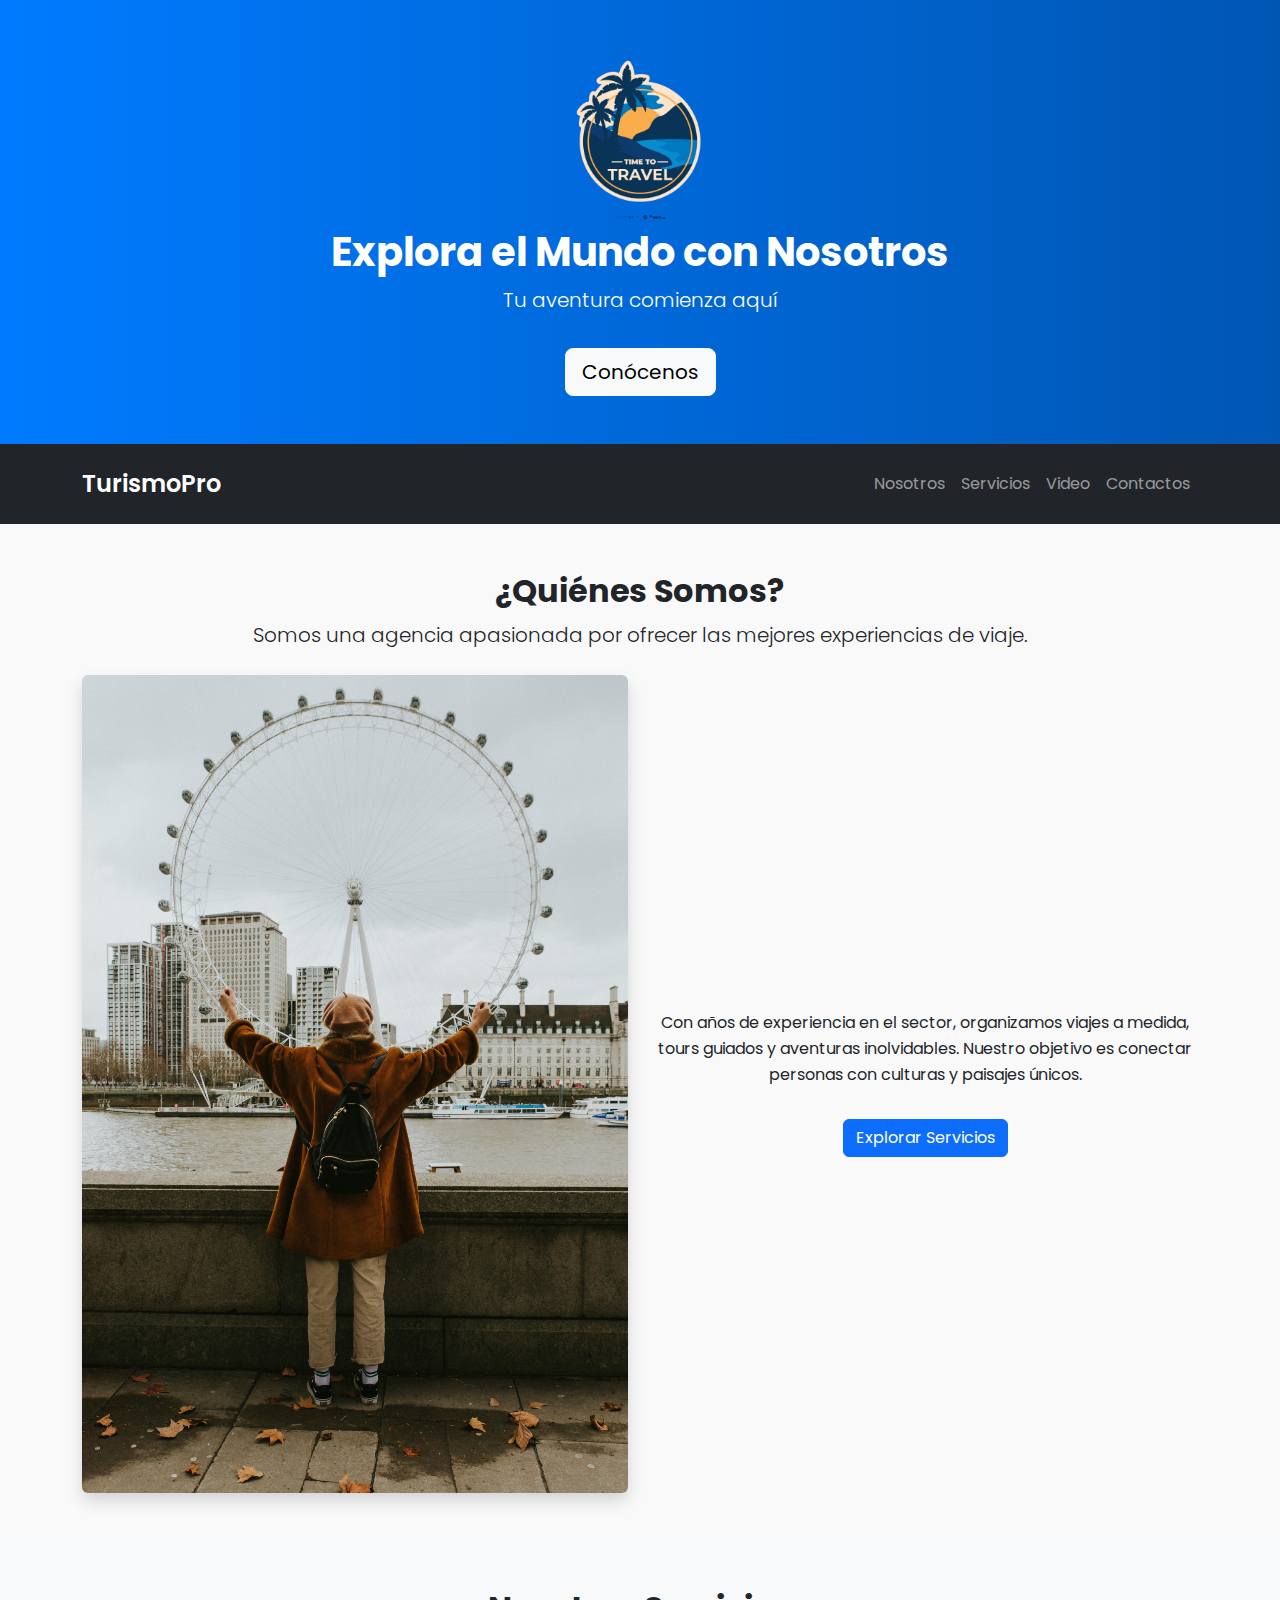
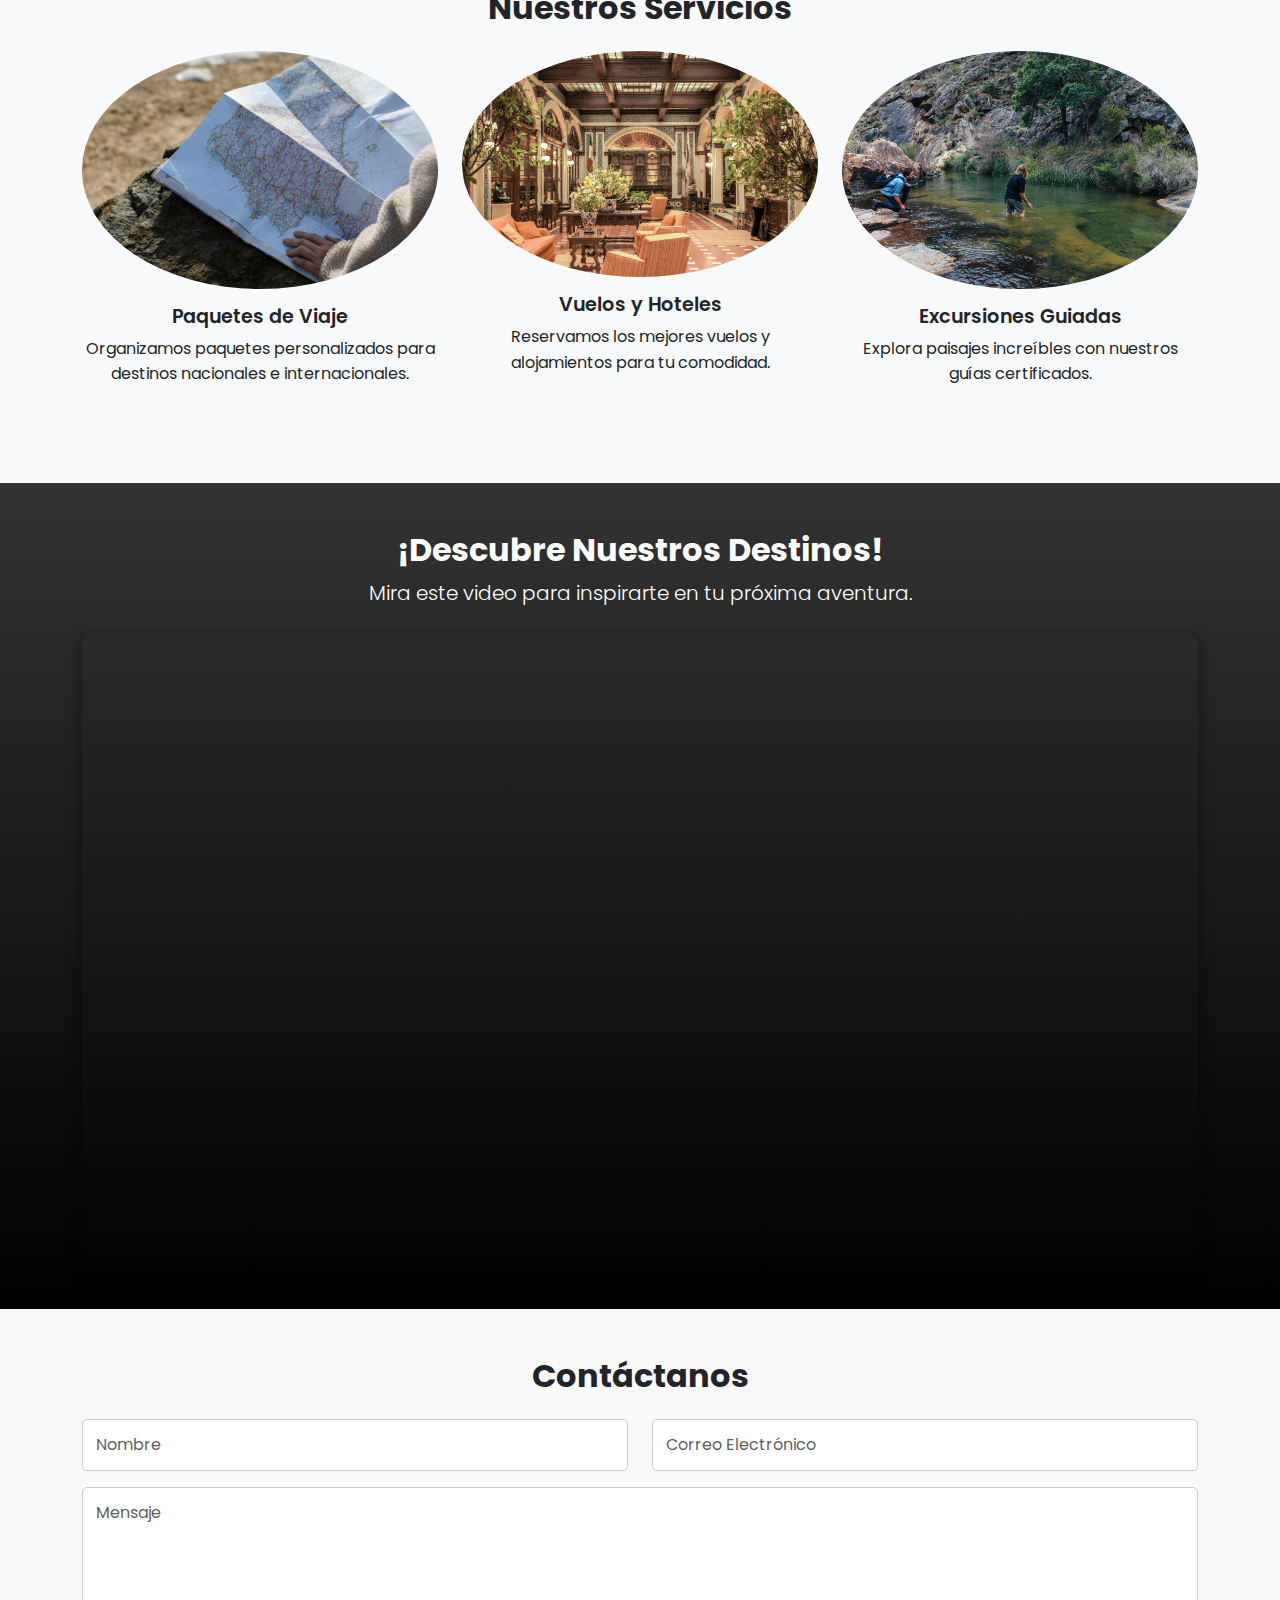
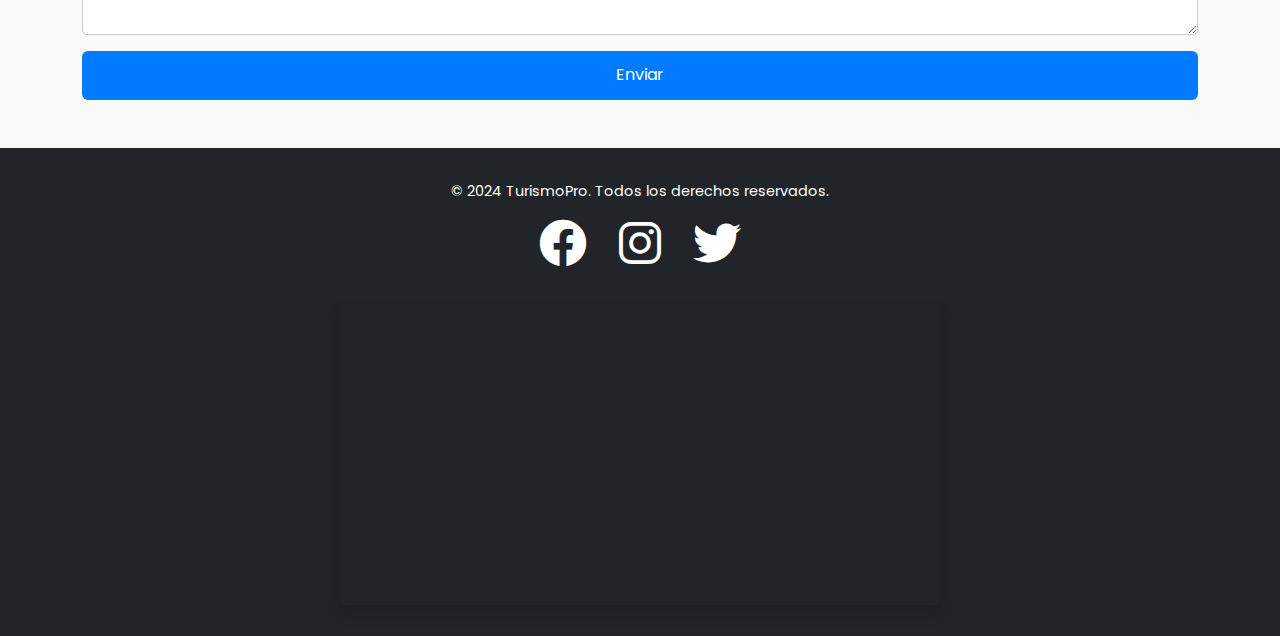
<file: NRC#1820_Jesus_CarranzaEVF/index.html>
<!DOCTYPE html>
<html lang="en">
<head>
    <meta charset="UTF-8">
    <meta name="viewport" content="width=device-width, initial-scale=1.0">
    <title>Agencia de Turismo</title>
    <!-- Google Fonts -->
    <link href="https://fonts.googleapis.com/css2?family=Poppins:wght@400;600&display=swap" rel="stylesheet">
    <!-- Bootstrap CSS -->
    <link href="https://cdn.jsdelivr.net/npm/bootstrap@5.3.0-alpha3/dist/css/bootstrap.min.css" rel="stylesheet">
    <!-- Font Awesome -->
    <link href="https://cdnjs.cloudflare.com/ajax/libs/font-awesome/6.0.0/css/all.min.css" rel="stylesheet">
    <!-- Custom CSS -->
    <link rel="stylesheet" href="css/styles.css">
    <link rel="stylesheet" href="https://cdnjs.cloudflare.com/ajax/libs/font-awesome/6.7.1/css/all.min.css" integrity="sha512-5Hs3dF2AEPkpNAR7UiOHba+lRSJNeM2ECkwxUIxC1Q/FLycGTbNapWXB4tP889k5T5Ju8fs4b1P5z/iB4nMfSQ==" crossorigin="anonymous" referrerpolicy="no-referrer" />
</head>
<body>

<!-- Header -->
<header class="bg-primary text-white text-center py-5">
    <img src="img/logo.png" alt="">
    <div class="container">
        <h1 class="fw-bold">Explora el Mundo con Nosotros</h1>
        <p class="lead">Tu aventura comienza aquí</p>
        <a href="#about" class="btn btn-light btn-lg mt-3">Conócenos</a>
    </div>
</header>

<!-- Navbar -->
<nav class="navbar navbar-expand-lg navbar-dark bg-dark sticky-top">
    <div class="container">
        <a class="navbar-brand" href="#">TurismoPro</a>
        <button class="navbar-toggler" type="button" data-bs-toggle="collapse" data-bs-target="#navbarNav">
            <span class="navbar-toggler-icon"></span>
        </button>
        <div class="collapse navbar-collapse" id="navbarNav">
            <ul class="navbar-nav ms-auto">
                <li class="nav-item"><a class="nav-link" href="nosotros.html">Nosotros</a></li>
                <li class="nav-item"><a class="nav-link" href="servicio.html">Servicios</a></li>
                <li class="nav-item"><a class="nav-link" href="#video">Video</a></li>
                <li class="nav-item"><a class="nav-link" href="contacto.html">Contactos</a></li>
            </ul>
        </div>
    </div>
</nav>

<!-- About Section -->
<section id="about" class="py-5">
    <div class="container text-center">
        <h2 class="fw-bold">¿Quiénes Somos?</h2>
        <p class="lead">Somos una agencia apasionada por ofrecer las mejores experiencias de viaje.</p>
        <div class="row align-items-center mt-4">
            <div class="col-md-6">
                <img src="img/pexels-alessio-cesario-975080-1906879.jpg" class="img-fluid rounded shadow" alt="Acerca de nosotros">
            </div>
            <div class="col-md-6">
                <p>Con años de experiencia en el sector, organizamos viajes a medida, tours guiados y aventuras inolvidables. Nuestro objetivo es conectar personas con culturas y paisajes únicos.</p>
                <a href="#services" class="btn btn-primary mt-3">Explorar Servicios</a>
            </div>
        </div>
    </div>
</section>

<!-- Services Section -->
<section id="services" class="bg-light py-5">
    <div class="container">
        <h2 class="text-center fw-bold mb-4">Nuestros Servicios</h2>
        <div class="row text-center">
            <div class="col-md-4">
                <img src="img/pexels-marina-zasorina-7634707.jpg" class="img-fluid mb-3 rounded-circle" alt="Paquetes de viaje">
                <h4>Paquetes de Viaje</h4>
                <p>Organizamos paquetes personalizados para destinos nacionales e internacionales.</p>
            </div>
            <div class="col-md-4">
                <img src="img/pexels-osho-1001965.jpg" class="img-fluid mb-3 rounded-circle" alt="Vuelos y Hoteles">
                <h4>Vuelos y Hoteles</h4>
                <p>Reservamos los mejores vuelos y alojamientos para tu comodidad.</p>
            </div>
            <div class="col-md-4">
                <img src="img/pexels-rachel-claire-5864355.jpg" class="img-fluid mb-3 rounded-circle" alt="Excursiones Guiadas">
                <h4>Excursiones Guiadas</h4>
                <p>Explora paisajes increíbles con nuestros guías certificados.</p>
            </div>
        </div>
    </div>
</section>

<!-- Video Section -->
<section id="video" class="py-5 text-center bg-dark text-white">
    <div class="container">
        <h2 class="fw-bold">¡Descubre Nuestros Destinos!</h2>
        <p class="lead">Mira este video para inspirarte en tu próxima aventura.</p>
        <div class="ratio ratio-16x9 mt-4">
            <iframe width="560" height="315" src="https://www.youtube.com/embed/8KqtMZRRyEc?si=R6Cum43gwJubbWCl" title="YouTube video player" frameborder="0" allow="accelerometer; autoplay; clipboard-write; encrypted-media; gyroscope; picture-in-picture; web-share" referrerpolicy="strict-origin-when-cross-origin" allowfullscreen></iframe>
        </div>
    </div>
</section>

<!-- Contact Section -->
<section id="contact" class="py-5">
    <div class="container">
        <h2 class="text-center fw-bold mb-4">Contáctanos</h2>
        <form>
            <div class="row">
                <div class="col-md-6 mb-3">
                    <input type="text" class="form-control" placeholder="Nombre" required>
                </div>
                <div class="col-md-6 mb-3">
                    <input type="email" class="form-control" placeholder="Correo Electrónico" required>
                </div>
            </div>
            <textarea class="form-control mb-3" rows="5" placeholder="Mensaje"></textarea>
            <button type="submit" class="btn btn-primary w-100">Enviar</button>
        </form>
    </div>
</section>

<!-- Footer Mejorado -->
<footer class="bg-dark text-white py-4">
    <div class="container text-center">
        <p>&copy; 2024 TurismoPro. Todos los derechos reservados.</p>
        <ul class="list-unstyled d-flex justify-content-center mb-3">
            <li><a href="#" class="text-white mx-2"><i class="fab fa-facebook fa-2x"></i></a></li>
            <li><a href="#" class="text-white mx-2"><i class="fab fa-instagram fa-2x"></i></a></li>
            <li><a href="#" class="text-white mx-2"><i class="fab fa-twitter fa-2x"></i></a></li>
        </ul>
        <iframe src="https://www.google.com/maps/embed?pb=" 
                style="border:0;" allowfullscreen="" loading="lazy" class="rounded shadow"></iframe>
    </div>
</footer>

<!-- Bootstrap JS -->
<script src="https://cdn.jsdelivr.net/npm/bootstrap@5.3.0-alpha3/dist/js/bootstrap.bundle.min.js"></script>
<!-- jQuery -->
<script src="https://code.jquery.com/jquery-3.6.4.min.js"></script>
</body>
</html>
</file>
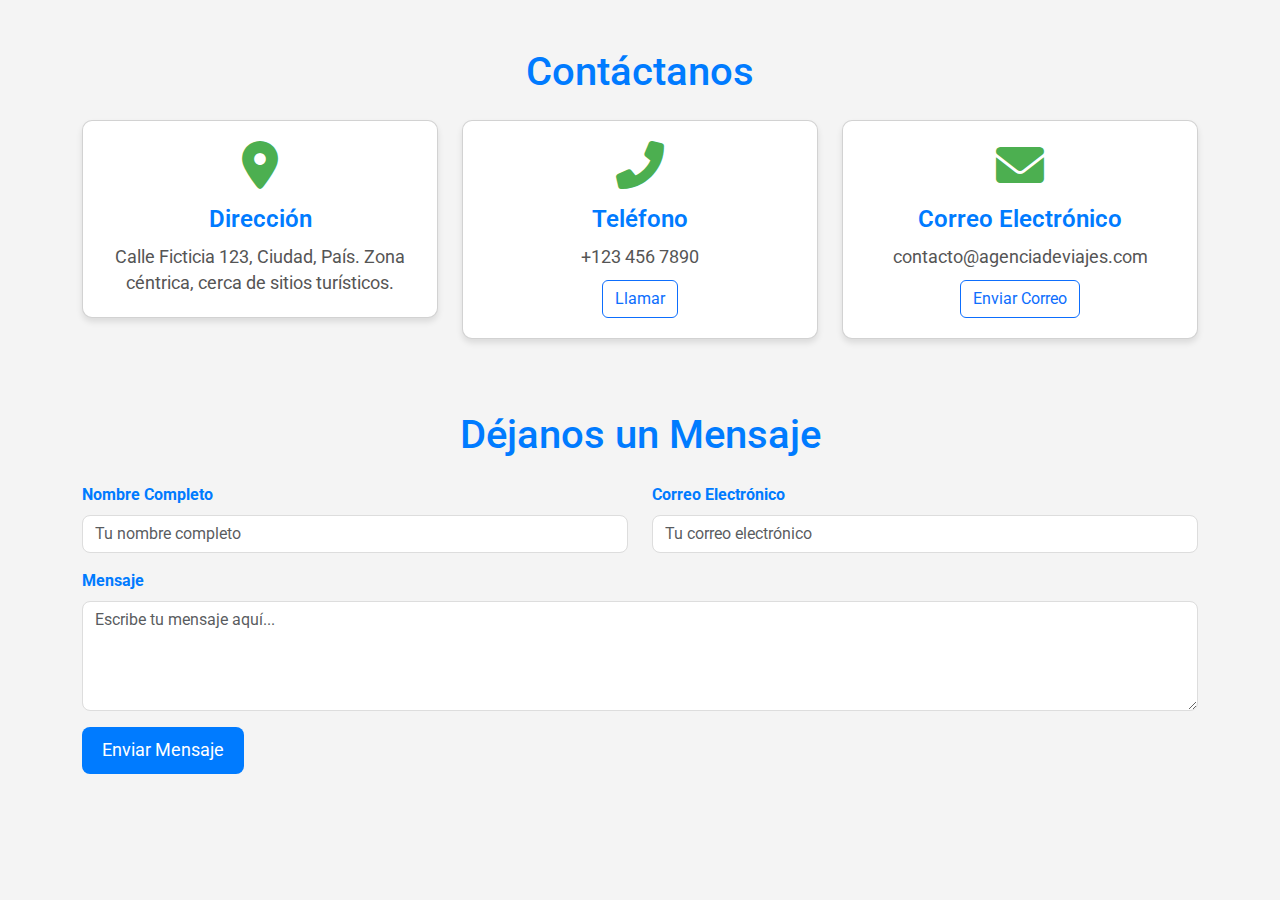
<file: NRC#1820_Jesus_CarranzaEVF/contacto.html>
<!DOCTYPE html>
<html lang="es">
<head>
    <meta charset="UTF-8">
    <meta name="viewport" content="width=device-width, initial-scale=1.0">
    <title>Contacto - Agencia de Viajes</title>
    <!-- Fuentes de Google Fonts -->
    <link href="https://fonts.googleapis.com/css2?family=Roboto:wght@400;500&display=swap" rel="stylesheet">
    <!-- CSS de Bootstrap 5.0 -->
    <link href="https://cdn.jsdelivr.net/npm/bootstrap@5.3.0-alpha1/dist/css/bootstrap.min.css" rel="stylesheet">
    <!-- CSS de FontAwesome (íconos) -->
    <link href="https://cdnjs.cloudflare.com/ajax/libs/font-awesome/6.0.0-beta3/css/all.min.css" rel="stylesheet">
    <!-- Estilos personalizados -->
    <link rel="stylesheet" href="css/contacto.css">
</head>
<body>
    <!-- Sección de contacto -->
    <div class="container mt-5">
        <h1 class="text-center mb-4">Contáctanos</h1>
        
        <div class="row justify-content-center">
            <!-- Información de contacto 1 -->
            <div class="col-md-4 mb-4">
                <div class="card contact-card">
                    <div class="card-body text-center">
                        <i class="fas fa-map-marker-alt contact-icon mb-3"></i>
                        <h5 class="card-title">Dirección</h5>
                        <p class="card-text">Calle Ficticia 123, Ciudad, País. Zona céntrica, cerca de sitios turísticos.</p>
                    </div>
                </div>
            </div>

            <!-- Información de contacto 2 -->
            <div class="col-md-4 mb-4">
                <div class="card contact-card">
                    <div class="card-body text-center">
                        <i class="fas fa-phone-alt contact-icon mb-3"></i>
                        <h5 class="card-title">Teléfono</h5>
                        <p class="card-text">+123 456 7890</p>
                        <a href="tel:+1234567890" class="btn btn-outline-primary">Llamar</a>
                    </div>
                </div>
            </div>

            <!-- Información de contacto 3 -->
            <div class="col-md-4 mb-4">
                <div class="card contact-card">
                    <div class="card-body text-center">
                        <i class="fas fa-envelope contact-icon mb-3"></i>
                        <h5 class="card-title">Correo Electrónico</h5>
                        <p class="card-text">contacto@agenciadeviajes.com</p>
                        <a href="mailto:contacto@agenciadeviajes.com" class="btn btn-outline-primary">Enviar Correo</a>
                    </div>
                </div>
            </div>
        </div>

        <!-- Formulario de contacto -->
        <h2 class="text-center mt-5 mb-4">Déjanos un Mensaje</h2>
        <form>
            <div class="row">
                <div class="col-md-6 mb-3">
                    <label for="name" class="form-label">Nombre Completo</label>
                    <input type="text" class="form-control" id="name" placeholder="Tu nombre completo">
                </div>
                <div class="col-md-6 mb-3">
                    <label for="email" class="form-label">Correo Electrónico</label>
                    <input type="email" class="form-control" id="email" placeholder="Tu correo electrónico">
                </div>
            </div>
            <div class="mb-3">
                <label for="message" class="form-label">Mensaje</label>
                <textarea class="form-control" id="message" rows="4" placeholder="Escribe tu mensaje aquí..."></textarea>
            </div>
            <button type="submit" class="btn btn-primary">Enviar Mensaje</button>
        </form>
    </div>

    <!-- JS de Bootstrap y jQuery -->
    <script src="https://code.jquery.com/jquery-3.6.0.min.js"></script>
    <script src="https://cdn.jsdelivr.net/npm/bootstrap@5.3.0-alpha1/dist/js/bootstrap.bundle.min.js"></script>
</body>
</html>
</file>
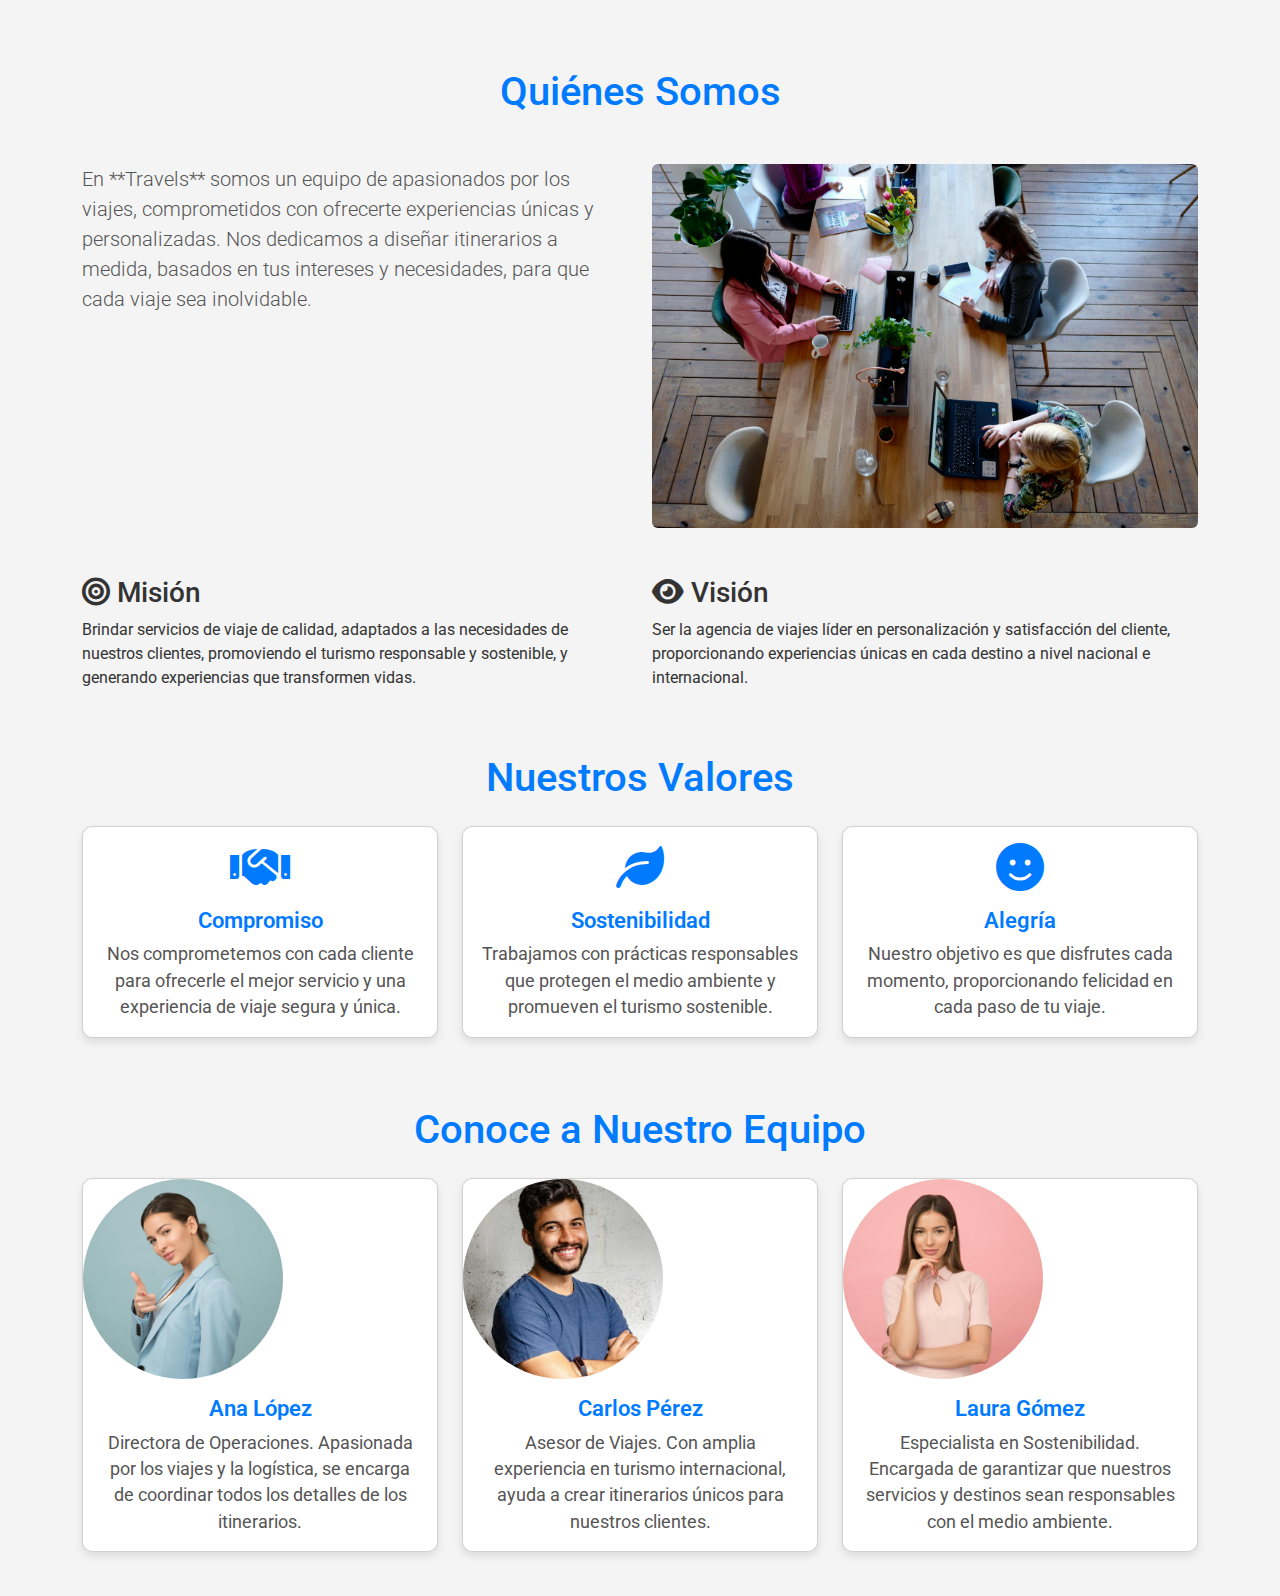
<file: NRC#1820_Jesus_CarranzaEVF/nosotros.html>
<!DOCTYPE html>
<html lang="es">
<head>
    <meta charset="UTF-8">
    <meta name="viewport" content="width=device-width, initial-scale=1.0">
    <title>Nosotros - Agencia de Viajes</title>
    <!-- Fuentes de Google Fonts -->
    <link href="https://fonts.googleapis.com/css2?family=Roboto:wght@400;500&display=swap" rel="stylesheet">
    <!-- CSS de Bootstrap 5.0 -->
    <link href="https://cdn.jsdelivr.net/npm/bootstrap@5.3.0-alpha1/dist/css/bootstrap.min.css" rel="stylesheet">
    <!-- CSS de FontAwesome (íconos) -->
    <link href="https://cdnjs.cloudflare.com/ajax/libs/font-awesome/6.0.0-beta3/css/all.min.css" rel="stylesheet">
    <!-- Estilos personalizados -->
    <link rel="stylesheet" href="css/nosotros.css">
</head>
<body>
    <!-- Sección Principal de Nosotros -->
    <div class="container mt-5">
        <h1 class="text-center mb-5">Quiénes Somos</h1>

        <!-- Descripción de la empresa -->
        <div class="row mb-5">
            <div class="col-md-6">
                <p class="lead">
                    En **Travels** somos un equipo de apasionados por los viajes, comprometidos con ofrecerte experiencias únicas y personalizadas. Nos dedicamos a diseñar itinerarios a medida, basados en tus intereses y necesidades, para que cada viaje sea inolvidable.
                </p>
            </div>
            <div class="col-md-6">
                <img src="img/nosotros.jpg" class="img-fluid rounded" alt="Agencia de Viajes">
            </div>
        </div>

        <!-- Misión y Visión -->
        <div class="row mb-5">
            <div class="col-md-6">
                <h3><i class="fas fa-bullseye"></i> Misión</h3>
                <p>
                    Brindar servicios de viaje de calidad, adaptados a las necesidades de nuestros clientes, promoviendo el turismo responsable y sostenible, y generando experiencias que transformen vidas.
                </p>
            </div>
            <div class="col-md-6">
                <h3><i class="fas fa-eye"></i> Visión</h3>
                <p>
                    Ser la agencia de viajes líder en personalización y satisfacción del cliente, proporcionando experiencias únicas en cada destino a nivel nacional e internacional.
                </p>
            </div>
        </div>

        <!-- Valores -->
        <h2 class="text-center mb-4">Nuestros Valores</h2>
        <div class="row">
            <div class="col-md-4">
                <div class="card value-card">
                    <div class="card-body text-center">
                        <i class="fas fa-handshake fa-3x mb-3"></i>
                        <h5 class="card-title">Compromiso</h5>
                        <p class="card-text">Nos comprometemos con cada cliente para ofrecerle el mejor servicio y una experiencia de viaje segura y única.</p>
                    </div>
                </div>
            </div>
            <div class="col-md-4">
                <div class="card value-card">
                    <div class="card-body text-center">
                        <i class="fas fa-leaf fa-3x mb-3"></i>
                        <h5 class="card-title">Sostenibilidad</h5>
                        <p class="card-text">Trabajamos con prácticas responsables que protegen el medio ambiente y promueven el turismo sostenible.</p>
                    </div>
                </div>
            </div>
            <div class="col-md-4">
                <div class="card value-card">
                    <div class="card-body text-center">
                        <i class="fas fa-smile fa-3x mb-3"></i>
                        <h5 class="card-title">Alegría</h5>
                        <p class="card-text">Nuestro objetivo es que disfrutes cada momento, proporcionando felicidad en cada paso de tu viaje.</p>
                    </div>
                </div>
            </div>
        </div>

        <!-- Nuestro Equipo -->
        <h2 class="text-center mt-5 mb-4">Conoce a Nuestro Equipo</h2>
        <div class="row">
            <div class="col-md-4 mb-4">
                <div class="card team-card">
                    <img src="img/m3.jpg" class="card-img-top rounded-circle" alt="Miembro del equipo">
                    <div class="card-body text-center">
                        <h5 class="card-title">Ana López</h5>
                        <p class="card-text">Directora de Operaciones. Apasionada por los viajes y la logística, se encarga de coordinar todos los detalles de los itinerarios.</p>
                    </div>
                </div>
            </div>
            <div class="col-md-4 mb-4">
                <div class="card team-card">
                    <img src="img/h1.jpg" class="card-img-top rounded-circle" alt="Miembro del equipo">
                    <div class="card-body text-center">
                        <h5 class="card-title">Carlos Pérez</h5>
                        <p class="card-text">Asesor de Viajes. Con amplia experiencia en turismo internacional, ayuda a crear itinerarios únicos para nuestros clientes.</p>
                    </div>
                </div>
            </div>
            <div class="col-md-4 mb-4">
                <div class="card team-card">
                    <img src="img/m2.jpg" class="card-img-top rounded-circle" alt="Miembro del equipo">
                    <div class="card-body text-center">
                        <h5 class="card-title">Laura Gómez</h5>
                        <p class="card-text">Especialista en Sostenibilidad. Encargada de garantizar que nuestros servicios y destinos sean responsables con el medio ambiente.</p>
                    </div>
                </div>
            </div>
        </div>
    </div>

    <!-- JS de Bootstrap y jQuery -->
    <script src="https://code.jquery.com/jquery-3.6.0.min.js"></script>
    <script src="https://cdn.jsdelivr.net/npm/bootstrap@5.3.0-alpha1/dist/js/bootstrap.bundle.min.js"></script>
</body>
</html>
</file>
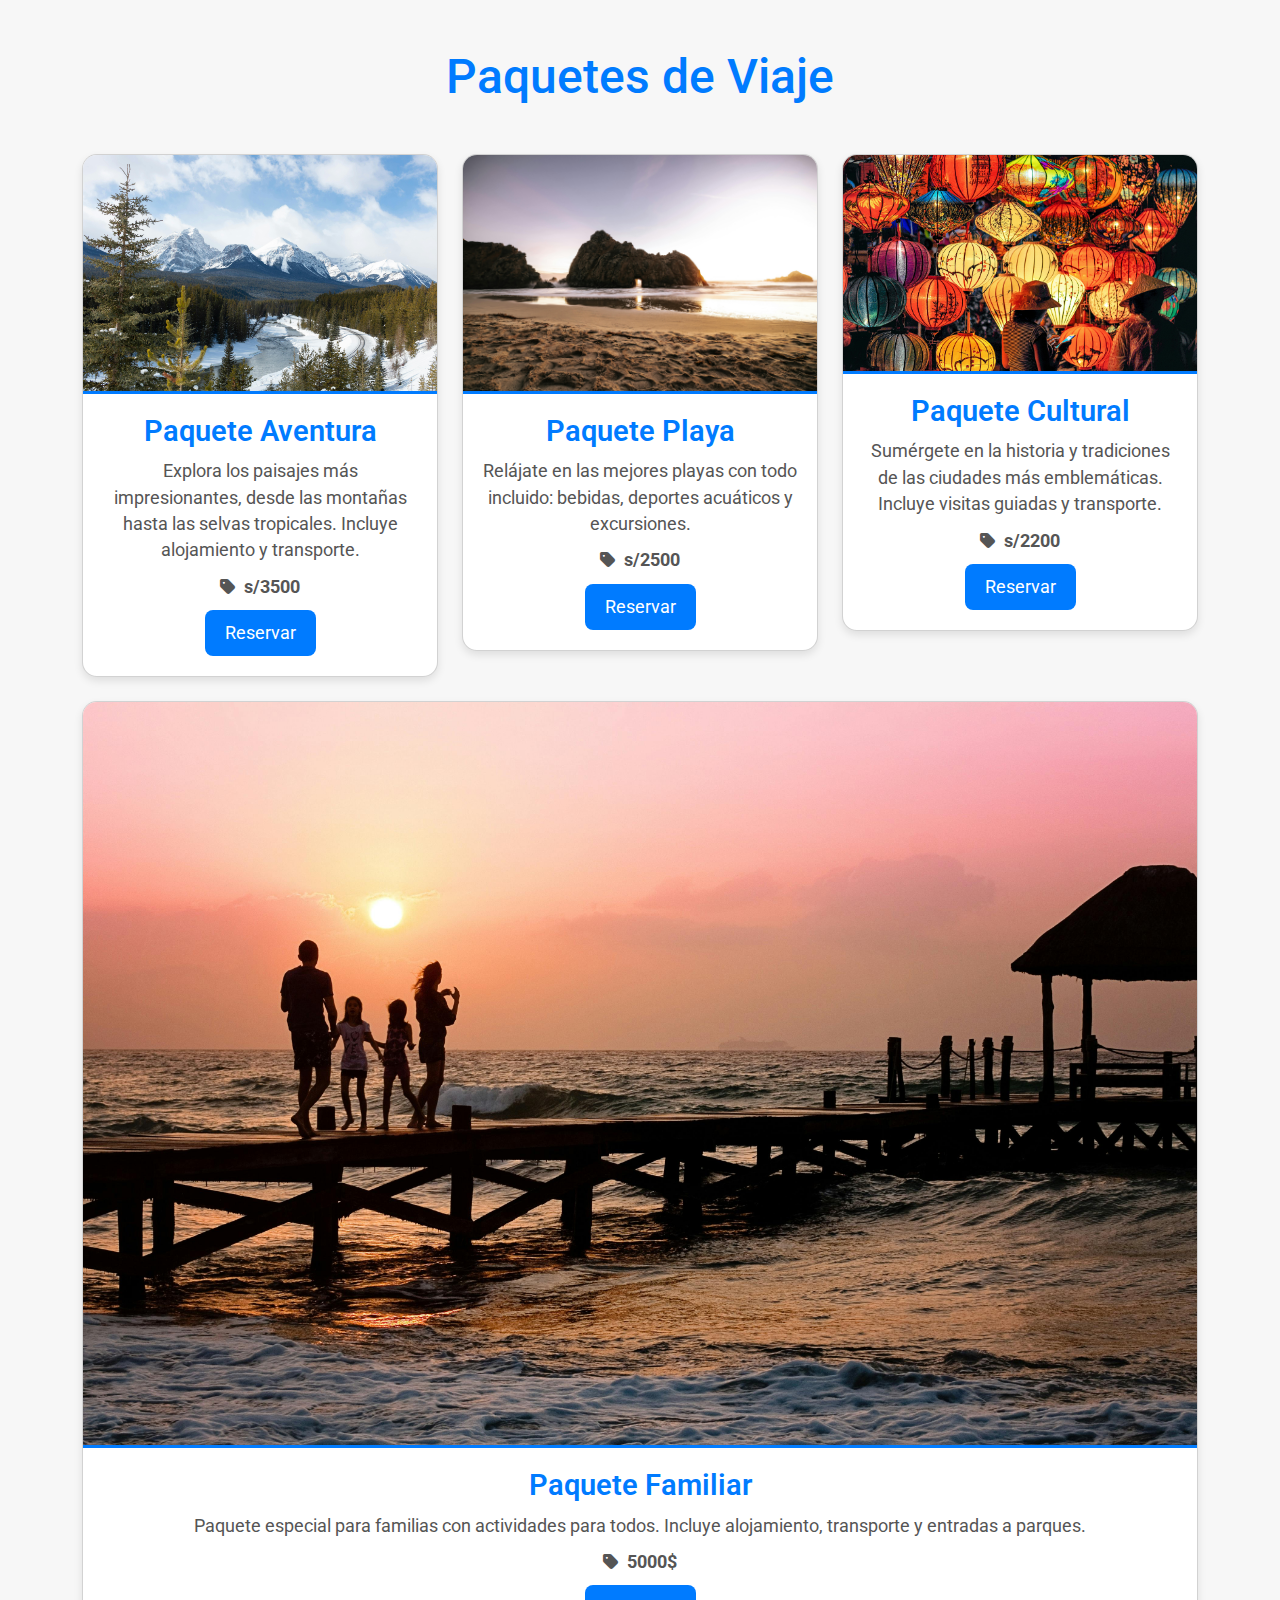
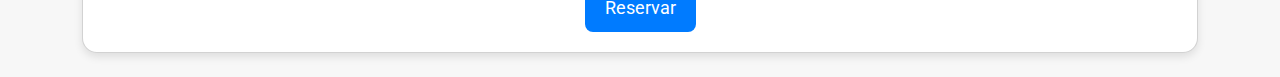
<file: NRC#1820_Jesus_CarranzaEVF/servicio.html>
<!DOCTYPE html>
<html lang="es">
<head>
    <meta charset="UTF-8">
    <meta name="viewport" content="width=device-width, initial-scale=1.0">
    <title>Paquetes de Viaje - Agencia de Viajes</title>
    <!-- Fuentes de Google Fonts -->
    <link href="https://fonts.googleapis.com/css2?family=Roboto:wght@400;500&display=swap" rel="stylesheet">
    <!-- CSS de Bootstrap 5.0 -->
    <link href="https://cdn.jsdelivr.net/npm/bootstrap@5.3.0-alpha1/dist/css/bootstrap.min.css" rel="stylesheet">
    <!-- CSS de FontAwesome (íconos) -->
    <link href="https://cdnjs.cloudflare.com/ajax/libs/font-awesome/6.0.0-beta3/css/all.min.css" rel="stylesheet">
    <!-- Estilos personalizados -->
    <link rel="stylesheet" href="css/servicio.css">
</head>
<body>
    <div class="container mt-5">
        <h1 class="text-center mb-5">Paquetes de Viaje</h1>

        <div class="row">
            <!-- Paquete 1 -->
            <div class="col-md-4 mb-4">
                <div class="card paquete-card">
                    <img src="img/bosque.jpg" class="card-img-top" alt="Paquete Aventura">
                    <div class="card-body">
                        <h5 class="card-title">Paquete Aventura</h5>
                        <p class="card-text">Explora los paisajes más impresionantes, desde las montañas hasta las selvas tropicales. Incluye alojamiento y transporte.</p>
                        <p class="price">
                            <i class="fas fa-tag"></i> s/3500 
                        </p>
                        <a href="#reservar" class="btn btn-primary">Reservar</a>
                    </div>
                </div>
            </div>

            <!-- Paquete 2 -->
            <div class="col-md-4 mb-4">
                <div class="card paquete-card">
                    <img src="img/playa.jpg" class="card-img-top" alt="Paquete Playa">
                    <div class="card-body">
                        <h5 class="card-title">Paquete Playa</h5>
                        <p class="card-text">Relájate en las mejores playas con todo incluido: bebidas, deportes acuáticos y excursiones.</p>
                        <p class="price">
                            <i class="fas fa-tag"></i> s/2500 
                        </p>
                        <a href="#reservar" class="btn btn-primary">Reservar</a>
                    </div>
                </div>
            </div>

            <!-- Paquete 3 -->
            <div class="col-md-4 mb-4">
                <div class="card paquete-card">
                    <img src="img/cultural.jpg" class="card-img-top" alt="Paquete Cultural">
                    <div class="card-body">
                        <h5 class="card-title">Paquete Cultural</h5>
                        <p class="card-text">Sumérgete en la historia y tradiciones de las ciudades más emblemáticas. Incluye visitas guiadas y transporte.</p>
                        <p class="price">
                            <i class="fas fa-tag"></i> s/2200
                        </p>
                        <a href="#reservar" class="btn btn-primary">Reservar</a>
                    </div>
                </div>
            </div>
        </div>

        <!-- Paquete 4 -->
        <div class="col-md-12 mb-4">
            <div class="card paquete-card">
                <img src="img/familiar.jpg" class="card-img-top" alt="Paquete Familiar">
                <div class="card-body text-center">
                    <h5 class="card-title">Paquete Familiar</h5>
                    <p class="card-text">Paquete especial para familias con actividades para todos. Incluye alojamiento, transporte y entradas a parques.</p>
                    <p class="price">
                        <i class="fas fa-tag"></i> 5000$
                    </p>
                    <a href="#reservar" class="btn btn-primary">Reservar</a>
                </div>
            </div>
        </div>
    </div>

    <!-- JS de Bootstrap y jQuery -->
    <script src="https://code.jquery.com/jquery-3.6.0.min.js"></script>
    <script src="https://cdn.jsdelivr.net/npm/bootstrap@5.3.0-alpha1/dist/js/bootstrap.bundle.min.js"></script>
</body>
</html>
</file>
<file: NRC#1820_Jesus_CarranzaEVF/css/styles.css>
/* -------------------------------
   Global Styles
-------------------------------- */
body {
    font-family: 'Poppins', sans-serif;
    line-height: 1.6;
    margin: 0;
    padding: 0;
}

h1, h2, h3, h4, h5, h6 {
    font-weight: 600;
}

a {
    text-decoration: none;
    color: inherit;
}

img {
    max-width: 100%;
    height: auto;
    display: block;
    transition: transform 0.3s ease, box-shadow 0.3s ease;
}

img:hover {
    transform: scale(1.05);
    box-shadow: 0 8px 20px rgba(0, 0, 0, 0.3);
}

/* Smooth Scroll Effect */
html {
    scroll-behavior: smooth;
}


/* -------------------------------
   Header Section
-------------------------------- */
/* Ajustes para el logo en el encabezado */
header img {
    max-width: 180px; /* Ajusta el tamaño máximo del logo según lo que desees */
    height: auto;     /* Mantiene la proporción del logo */
    display: block;   /* Hace que el logo sea un bloque para facilitar su alineación */
    margin-left: auto; /* Centra el logo horizontalmente */
    margin-right: auto; /* Centra el logo horizontalmente */
    transition: none; /* Elimina cualquier animación */
}

/* Ajuste en pantallas pequeñas */
@media (max-width: 768px) {
    header img {
        max-width: 150px; /* Ajusta el tamaño para pantallas más pequeñas */
    }
}

header {
    background: linear-gradient(to right, #007bff, #0056b3);
    color: white;
}

header h1 {
    font-size: 2.5rem;
    margin-bottom: 0.5rem;
}

header p {
    font-size: 1.2rem;
}

header .btn {
    transition: background-color 0.3s ease-in-out;
}

header .btn:hover {
    background-color: #0056b3;
    color: white;
}

/* -------------------------------
   Navbar
-------------------------------- */
.navbar {
    padding: 1rem 0;
}

.navbar-brand {
    font-size: 1.5rem;
    font-weight: 600;
}

.nav-link {
    font-size: 1rem;
    transition: color 0.3s ease;
}

.nav-link:hover {
    color: #007bff;
}

/* -------------------------------
   About Section
-------------------------------- */
#about {
    background-color: #f9f9f9;
    padding: 4rem 0;
}

#about img {
    border-radius: 10px;
    box-shadow: 0 5px 15px rgba(0, 0, 0, 0.2);
    transition: transform 0.4s ease, box-shadow 0.4s ease;
}

#about img:hover {
    transform: scale(1.08);
    box-shadow: 0 10px 25px rgba(0, 0, 0, 0.3);
}

/* -------------------------------
   Services Section
-------------------------------- */
#services {
    padding: 4rem 0;
}

#services .col-md-4 {
    margin-bottom: 2rem;
}

#services h4 {
    font-size: 1.2rem;
    margin-top: 1rem;
}

#services i {
    transition: transform 0.3s ease, color 0.3s ease;
}

#services i:hover {
    transform: scale(1.2);
    color: #0056b3;
}

/* -------------------------------
   Video Section
-------------------------------- */
#video {
    background: linear-gradient(to bottom, #333, #000);
    color: white;
    padding: 4rem 0;
}

#video iframe {
    border-radius: 10px;
    box-shadow: 0 5px 15px rgba(0, 0, 0, 0.5);
}

/* -------------------------------
   Contact Section
-------------------------------- */
#contact {
    background-color: #f9f9f9;
    padding: 4rem 0;
}

#contact input, #contact textarea {
    border: 1px solid #ccc;
    border-radius: 5px;
    padding: 0.8rem;
}

#contact button {
    background-color: #007bff;
    color: white;
    border: none;
    padding: 0.8rem;
    font-size: 1rem;
    transition: background-color 0.3s ease-in-out;
}

#contact button:hover {
    background-color: #0056b3;
}

/* -------------------------------
   Footer Section
-------------------------------- */
footer {
    background-color: #111;
    color: white;
    padding: 3rem 1rem;
    text-align: center;
}

footer p {
    margin: 0.5rem 0;
    font-size: 0.9rem;
}

footer ul {
    padding: 0;
    margin: 1rem 0;
    list-style: none;
    display: flex;
    justify-content: center;
}

footer ul li {
    margin: 0 0.5rem;
}

footer ul li a {
    color: white;
    font-size: 1.5rem;
    transition: color 0.3s ease, transform 0.3s ease;
}

footer ul li a:hover {
    color: #007bff;
    transform: translateY(-3px);
}

footer iframe {
    border: none;
    width: 100%;
    max-width: 600px;
    height: 300px;
    border-radius: 10px;
    margin-top: 1rem;
    box-shadow: 0 5px 15px rgba(0, 0, 0, 0.2);
}

/* -------------------------------
   Responsive Styles
-------------------------------- */
@media (max-width: 768px) {
    header h1 {
        font-size: 2rem;
    }

    header p {
        font-size: 1rem;
    }

    #services .col-md-4 {
        margin-bottom: 3rem;
    }

    footer iframe {
        height: 200px;
    }
}
</file>
<file: NRC#1820_Jesus_CarranzaEVF/css/contacto.css>
/* Establece la tipografía general de la página */
body {
    font-family: 'Roboto', sans-serif;
    background-color: #f4f4f4; /* Fondo suave */
    color: #333; /* Color de texto */
}

/* Título principal de la página */
h1, h2 {
    color: #007bff;
    font-size: 2.5rem;
    font-weight: 500;
    text-align: center;
    margin-bottom: 30px;
}

/* Contenedor de la tarjeta de contacto */
.contact-card {
    border-radius: 10px;
    box-shadow: 0px 4px 6px rgba(0, 0, 0, 0.1);
    transition: transform 0.3s ease, box-shadow 0.3s ease;
}

/* Efecto al pasar el cursor sobre la tarjeta de contacto */
.contact-card:hover {
    transform: scale(1.05);
    box-shadow: 0px 8px 16px rgba(0, 0, 0, 0.2);
}

/* Iconos de contacto (Mapas, Teléfono, Correo) */
.contact-icon {
    font-size: 3rem;
    color: #4CAF50;
}

/* Espaciado y estilo de los textos dentro de las tarjetas */
.card-body {
    padding: 20px;
    text-align: center;
}

.card-body h5 {
    font-size: 1.5rem;
    font-weight: 600;
    color: #007bff;
}

.card-body p {
    font-size: 1.1rem;
    margin: 10px 0;
    color: #555;
}

/* Ajustes de las columnas de Bootstrap */
.col-md-4 {
    margin-bottom: 20px;
}

/* Estilo del formulario */
form .form-label {
    font-weight: bold;
    color: #007bff;
}

form .form-control {
    border-radius: 8px;
    border: 1px solid #ddd;
}

form .btn-primary {
    background-color: #007bff;
    border: none;
    border-radius: 8px;
    padding: 10px 20px;
    font-size: 1.1rem;
    transition: background-color 0.3s;
}

form .btn-primary:hover {
    background-color: #0056b3;
}

form .btn-outline-primary {
    border-radius: 8px;
    font-weight: 500;
}

/* Efectos de transición y hover en los íconos */
.contact-card:hover .contact-icon {
    color: #0056b3;
    transition: color 0.3s ease;
}
</file>
<file: NRC#1820_Jesus_CarranzaEVF/css/nosotros.css>
/* Establece la tipografía general de la página */
body {
    font-family: 'Roboto', sans-serif;
    background-color: #f4f4f4;
    color: #333;
}

/* Título principal de la página */
h1, h2 {
    color: #007bff;
    font-size: 2.5rem;
    font-weight: 500;
    text-align: center;
}

/* Descripción de la empresa */
.lead {
    font-size: 1.25rem;
    line-height: 1.5;
    color: #555;
}

/* Imagen de la empresa */
.img-fluid {
    border-radius: 15px;
}

/* Tarjetas de valores */
.value-card {
    border-radius: 10px;
    box-shadow: 0px 4px 8px rgba(0, 0, 0, 0.1);
    transition: transform 0.3s ease, box-shadow 0.3s ease;
    margin-bottom: 20px;
}

.value-card:hover {
    transform: scale(1.05);
    box-shadow: 0px 8px 16px rgba(0, 0, 0, 0.2);
}

.card-body i {
    color: #007bff;
}

.card-body h5 {
    font-size: 1.5rem;
    font-weight: 600;
    color: #007bff;
}

.card-body p {
    font-size: 1.1rem;
    color: #555;
}

/* Tarjetas de equipo */
.team-card {
    border-radius: 10px;
    box-shadow: 0px 4px 8px rgba(0, 0, 0, 0.1);
    transition: transform 0.3s ease, box-shadow 0.3s ease;
}

.team-card:hover {
    transform: scale(1.05);
    box-shadow: 0px 8px 16px rgba(0, 0, 0, 0.2);
}

.team-card .card-img-top {
    border-radius: 50%;
    width: 200px;
    height: 200px;
    object-fit: cover;
}

.card-body h5 {
    font-size: 1.4rem;
    font-weight: 600;
}

.card-body p {
    font-size: 1.1rem;
    color: #555;
}

/* Espaciado entre secciones */
.mb-5 {
    margin-bottom: 40px;
}

/* Estilo del contenedor */
.container {
    padding-top: 20px;
    padding-bottom: 20px;
}
</file>
<file: NRC#1820_Jesus_CarranzaEVF/css/servicio.css>
/* Establece la tipografía general de la página */
body {
    font-family: 'Roboto', sans-serif;
    background-color: #f7f7f7;
    color: #333;
}

/* Título principal de la página */
h1 {
    color: #007bff;
    font-size: 3rem;
    font-weight: 500;
    text-align: center;
    margin-bottom: 30px;
}

/* Estilo de las tarjetas de paquetes */
.paquete-card {
    border-radius: 15px;
    box-shadow: 0px 4px 8px rgba(0, 0, 0, 0.1);
    transition: transform 0.3s ease, box-shadow 0.3s ease;
    overflow: hidden;
}

.paquete-card:hover {
    transform: scale(1.05);
    box-shadow: 0px 8px 16px rgba(0, 0, 0, 0.2);
}

/* Imagen de los paquetes */
.card-img-top {
    border-bottom: 3px solid #007bff;
}

/* Precio y estilo de los botones */
.price {
    font-size: 1.5rem;
    color: #28a745;
    font-weight: bold;
}

.price i {
    margin-right: 5px;
}

.card-body {
    padding: 20px;
    text-align: center;
}

.card-body h5 {
    font-size: 1.8rem;
    color: #007bff;
    font-weight: 600;
}

.card-body p {
    font-size: 1.1rem;
    margin: 10px 0;
    color: #555;
}

.btn-primary {
    background-color: #007bff;
    border: none;
    border-radius: 8px;
    padding: 10px 20px;
    font-size: 1.1rem;
    transition: background-color 0.3s;
}

.btn-primary:hover {
    background-color: #0056b3;
}

/* Responsividad de las tarjetas */
@media (max-width: 768px) {
    .paquete-card {
        margin-bottom: 15px;
    }
}

/* Estilo de la fila de paquetes */
.row {
    margin-top: 20px;
}
</file>
